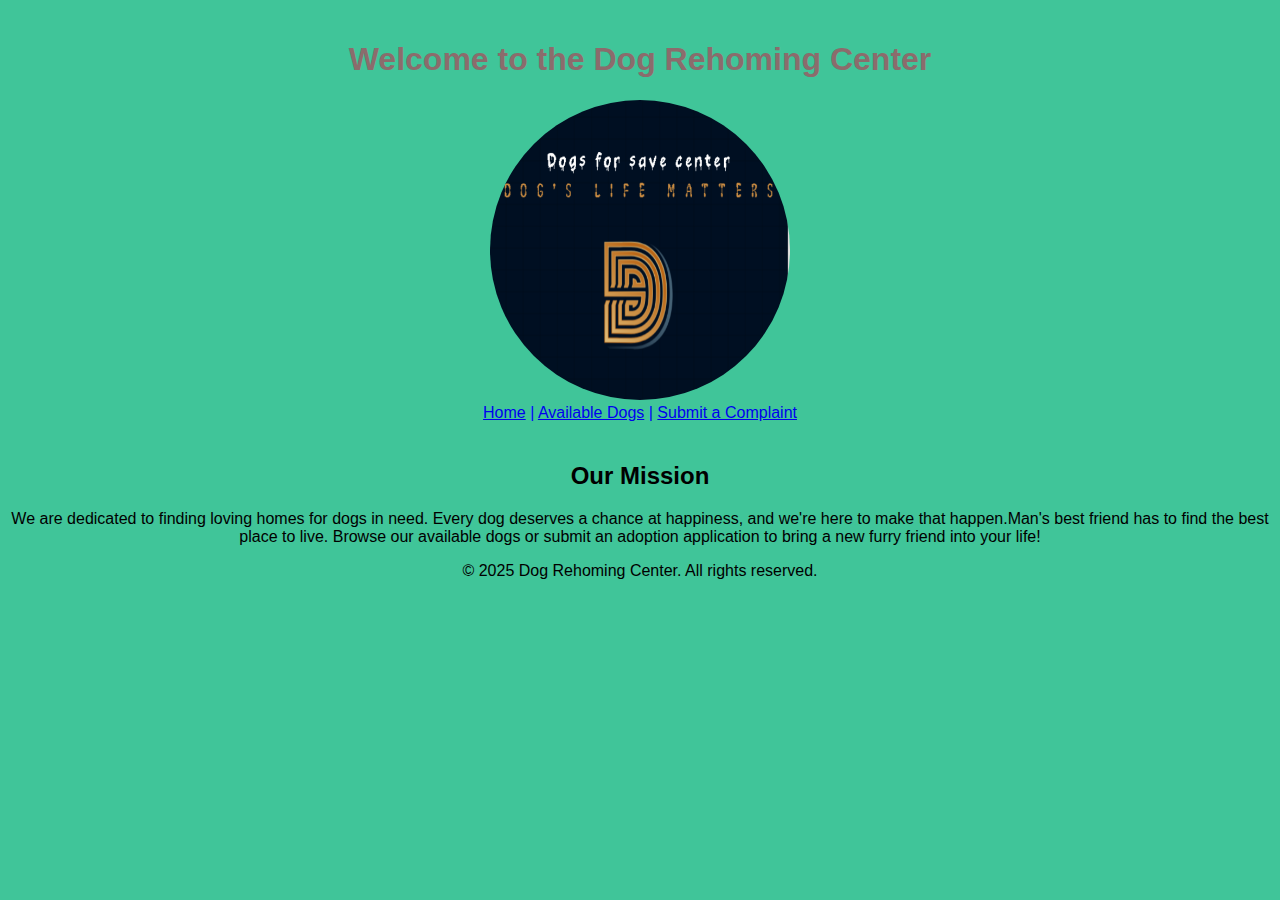
<file: index.html>
<!DOCTYPE html>
<html lang="en">
<head>
    <meta charset="UTF-8">
    <meta name="viewport" content="width=device-width, initial-scale=1.0">
    <title>Dog Rehoming Center</title>
    <link rel="stylesheet" href="styles.css">
</head>
<body>
    <header>
        <h1>Welcome to the Dog Rehoming Center</h2>
        <img class="hero-img" src="logo.png" alt="my logo">
        <nav>
            <a href="index.html">Home</a> |
            <a href="available-dogs.html">Available Dogs</a> |
            <a href="complaints.html">Submit a Complaint</a>
        </nav>
    </header>

    <main>
        <section>
            <h2>Our Mission</h2>
            <p>We are dedicated to finding loving homes for dogs in need. Every dog deserves a chance at happiness, and we're here to make that happen.Man's best friend has to find the best place to live. Browse our available dogs or submit an adoption application to bring a new furry friend into your life!</p>
        </section>
    </main>

    <footer>
        <p>&copy; 2025 Dog Rehoming Center. All rights reserved.</p>
    </footer>
</body>
</html>
</file>
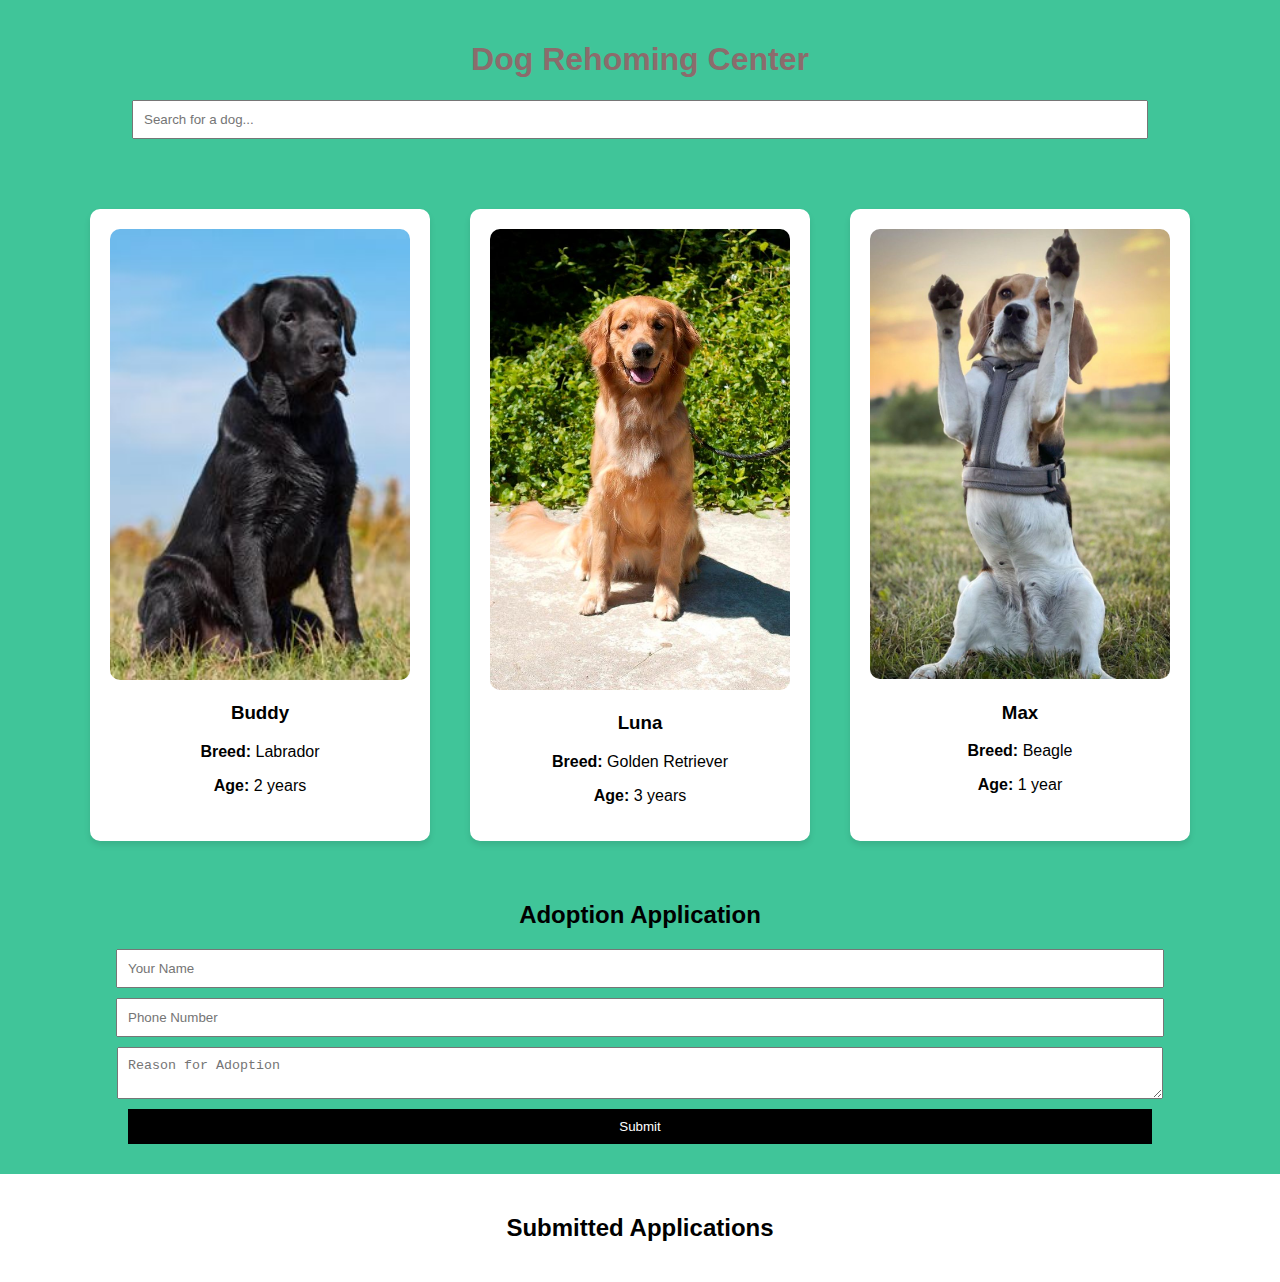
<file: available-dogs.html>
<!DOCTYPE html>
<html lang="en">
<head>
    <meta charset="UTF-8">
    <meta name="viewport" content="width=device-width, initial-scale=1.0">
    <title>Dog Rehoming</title>
    <link rel="stylesheet" href="styles.css">
</head>
<body>
    <header>
        <h1>Dog Rehoming Center</h1>
        <input type="text" id="searchBar" placeholder="Search for a dog..." onkeyup="searchDogs()">
    </header>

    <main>
        <section id="dog-list">
            <!-- Dog profiles will be added here dynamically -->
        </section>

        <section id="adoption-form">
            <h2>Adoption Application</h2>
            <form onsubmit="submitForm(event)">
                <input type="text" id="name" placeholder="Your Name" required>
                <input type="tel" id="phone" placeholder="Phone Number" required>
                <textarea id="reason" placeholder="Reason for Adoption" required></textarea>
                <button type="submit">Submit</button>
            </form>
            <p id="confirmationMessage" style="display: none;">Thank you for your application!</p>
        </section>

        <section id="applications">
            <h2>Submitted Applications</h2>
            <ul id="application-list">
                <!-- Submissions will be displayed here -->
            </ul>
        </section>
    </main>

    <script src="script.js"></script>
</body>
</html>
</file>
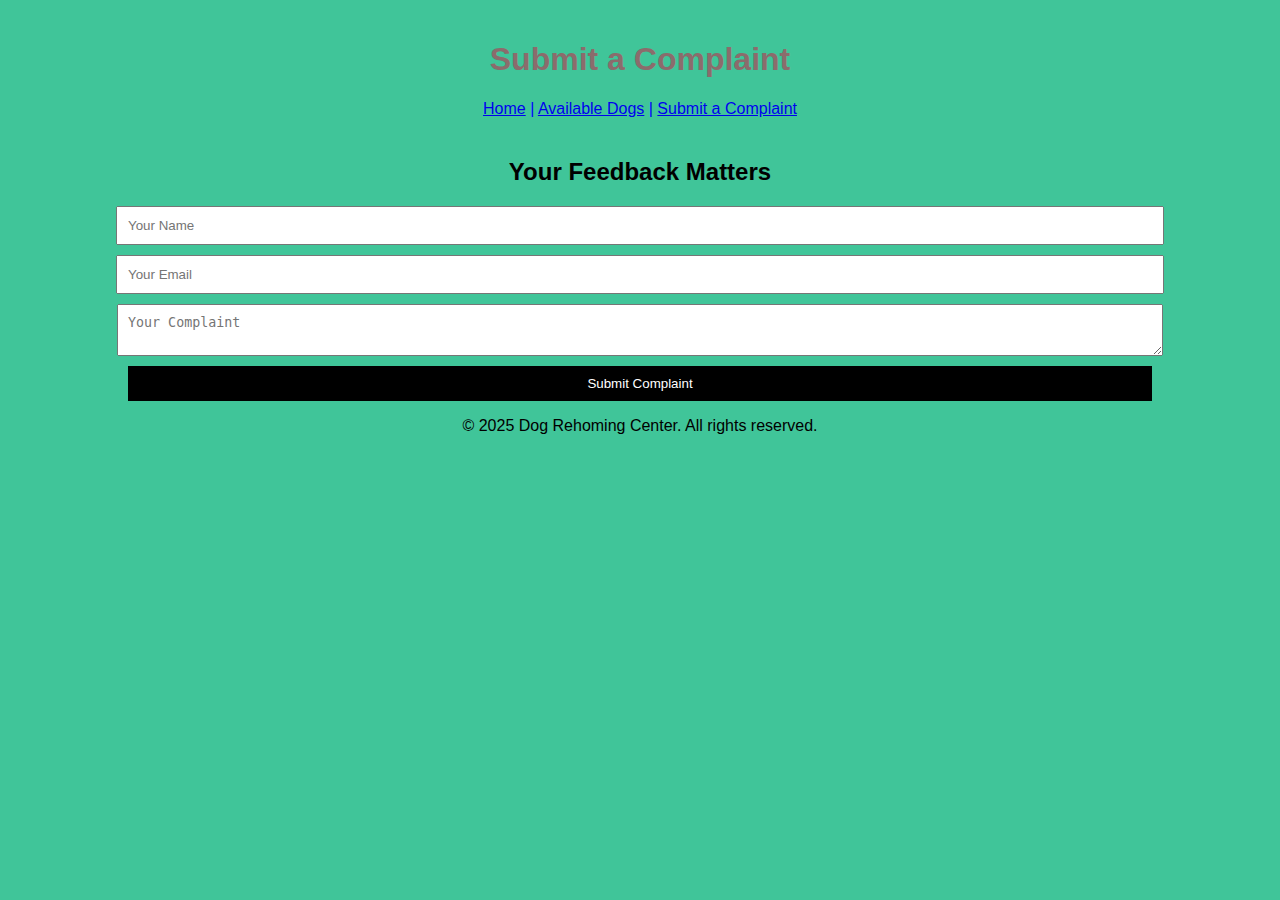
<file: complaints.html>
<!DOCTYPE html>
<html lang="en">
<head>
    <meta charset="UTF-8">
    <meta name="viewport" content="width=device-width, initial-scale=1.0">
    <title>Submit a Complaint - Dog Rehoming Center</title>
    <link rel="stylesheet" href="styles.css">
</head>
<body>
    <header>
        <h1>Submit a Complaint</h1>
        <nav>
            <a href="index.html">Home</a> |
            <a href="available-dogs.html">Available Dogs</a> |
            <a href="complaints.html">Submit a Complaint</a>
        </nav>
    </header>

    <main>
        <section>
            <h2>Your Feedback Matters</h2>
            <form onsubmit="submitComplaint(event)">
                <input type="text" id="complaintName" placeholder="Your Name" required>
                <input type="email" id="complaintEmail" placeholder="Your Email" required>
                <textarea id="complaintText" placeholder="Your Complaint" required></textarea>
                <button type="submit">Submit Complaint</button>
            </form>
            <p id="complaintConfirmation" style="display: none;">Thank you for your feedback. We will address your concerns promptly.</p>
        </section>
    </main>

    <script>
        function submitComplaint(event) {
            event.preventDefault();
            document.getElementById('complaintConfirmation').style.display = 'block';
            setTimeout(() => {
                document.getElementById('complaintConfirmation').style.display = 'none';
            }, 3000);
            document.querySelector('form').reset();
        }
    </script>

    <footer>
        <p>&copy; 2025 Dog Rehoming Center. All rights reserved.</p>
    </footer>
</body>
</html>
</file>
<file: styles.css>
body {
    font-family: Arial, sans-serif;
    margin: 0;
    padding: 0;
    text-align: center;
    background-color: rgb(64, 197, 153);
}

header {
    background-color: ;
    padding: 20px;
    color: rgb(139, 108, 108);
}
nav{
    color:blue;
}
.hero-img  {
    
    width: 300px;
    height:300px;
    border-radius: 50%;
}
input, textarea, button {
    display: block;
    width: 80%;
    margin: 10px auto;
    padding: 10px;
}

button {
    background-color: #000;
    color: white;
    border: none;
    cursor: pointer;
}

button:hover {
    background-color: rgb(168, 199, 28);
}

#dog-list {
    display: flex;
    flex-wrap: wrap;
    justify-content: center;
    padding: 20px;
}

.dog-card {
    background: white;
    border-radius: 10px;
    box-shadow: 0 4px 6px rgba(0,0,0,0.1);
    width: 300px;
    margin: 20px;
    padding: 20px;
}

.dog-card img {
    width: 100%;
    border-radius: 10px;
}

#applications {
    margin-top: 30px;
    background-color: #fff;
    padding: 20px;
}
</file>
